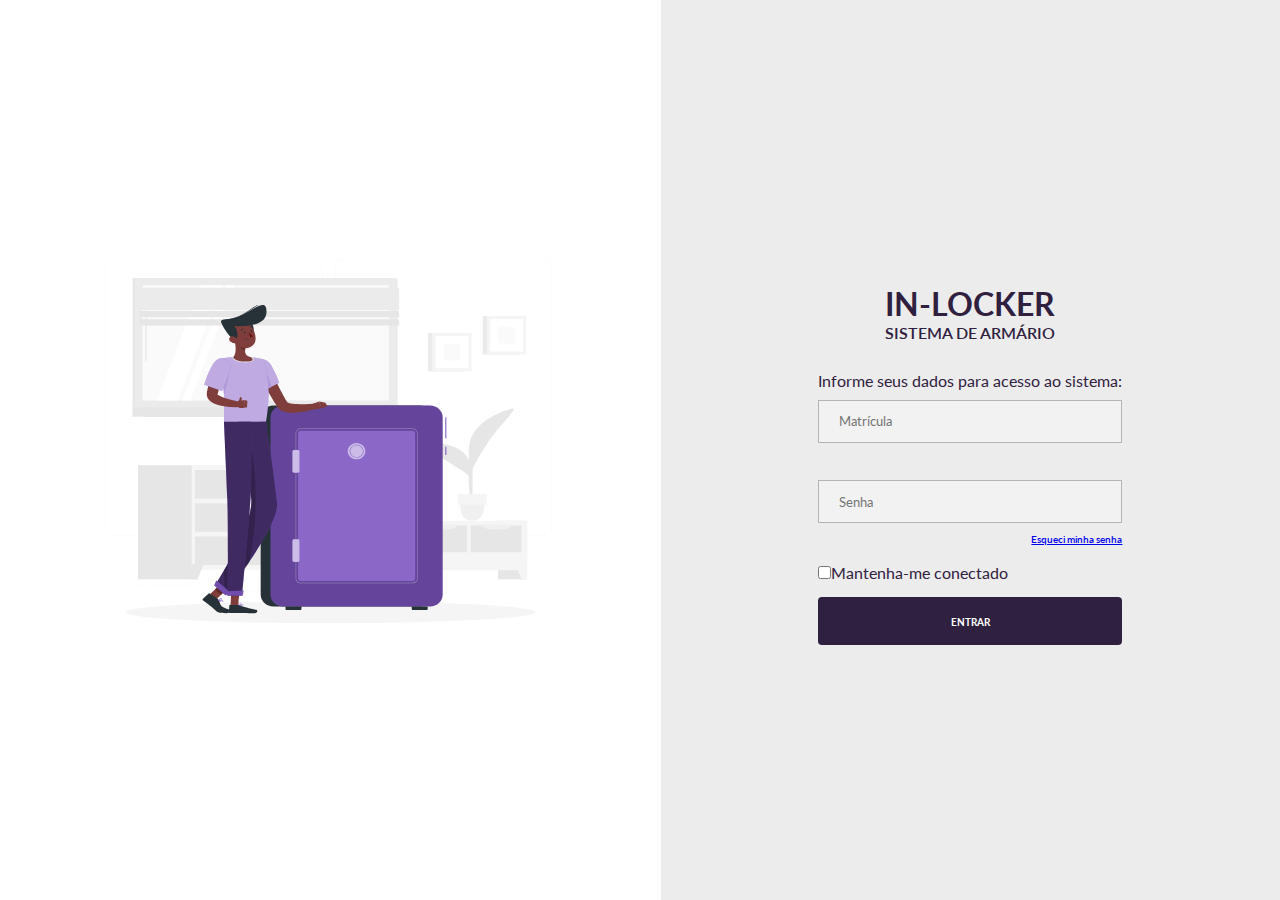
<file: index.html>
<!DOCTYPE html>
<html lang="pt-br">

<head>
    <meta charset="UTF-8">
    <meta name="viewport" content="width=device-width, initial-scale=1.0">
    <link rel="stylesheet" href="/css/style.css">
    <title>Login - In Locker</title>
</head>

<body>
    <div class="container">
        <div class="form-image">
            <img src="/image/Vault-rafiki (1) 1 (1).svg" alt="">
        </div>

        <div class="form">
            <div class="title">
                <h1> IN-LOCKER</h1>
                <SPan>SISTEMA DE ARMÁRIO</SPan>
            </div>
            <form action="#">
                <div class="form-header">
                    <span>
                        Informe seus dados para acesso ao sistema:
                    </span>

                    <div class="input-group">
                        <div class="input-box">
                            <label for="Matricula"></label>
                            <input type="text" name="Matricula" placeholder="Matrícula" required>
                        </div>
                        <div class="input-box">
                            <label for="Senha"></label>
                            <input type="password" name="Senha" placeholder="Senha" required>
                            <a href="reset-password.html"> Esqueci minha senha</a>
                        </div>
                        <div class="input-checkbox">
                            <input type="checkbox">
                            <label for="checkbox"> Mantenha-me conectado</label>
                        </div>

                    </div>
                    <DIV class="login-button">
                        <button><a href="#"> Entrar</a></button>
                    </DIV>
                </div>
            </form>
        </div>
    </div>


</body>
</file>
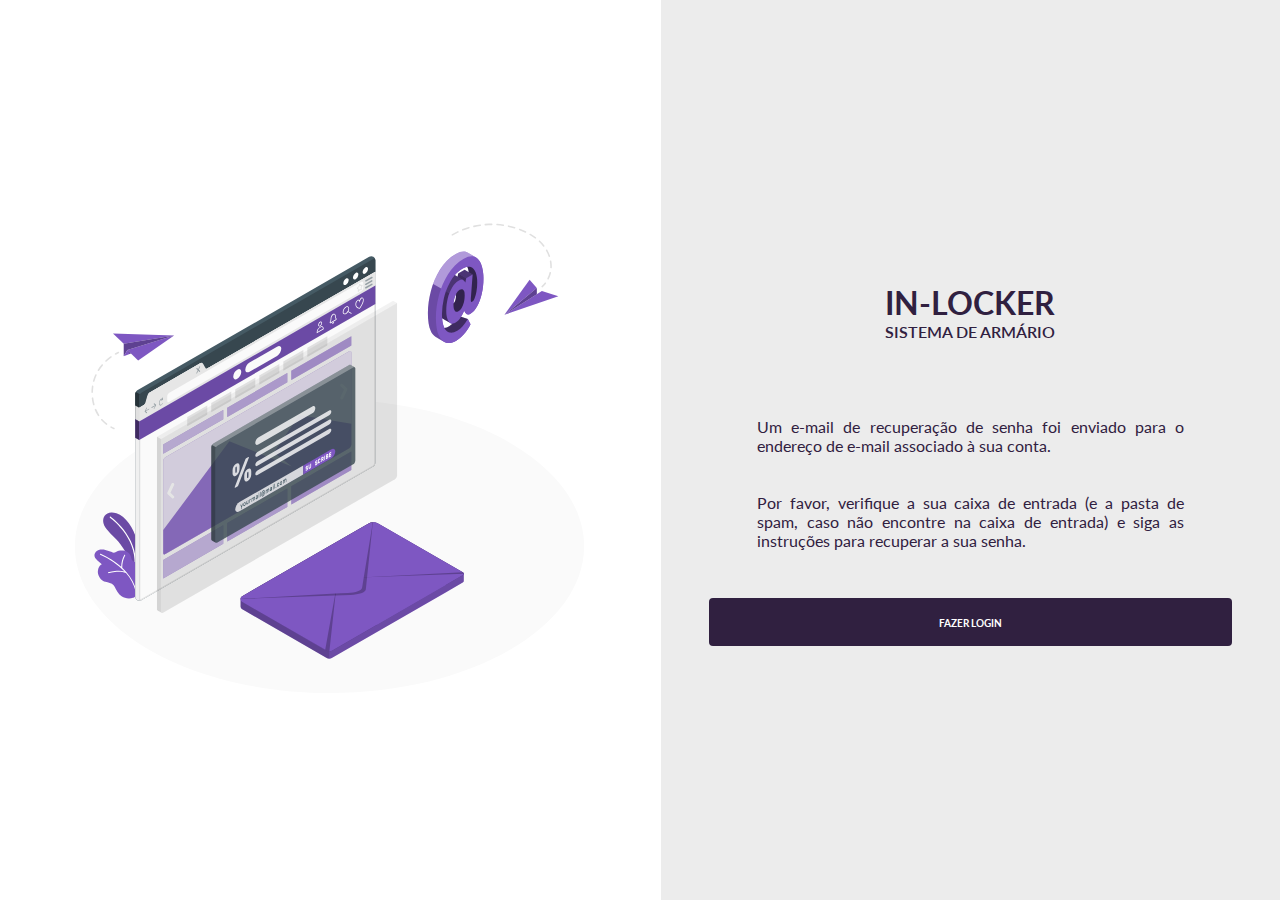
<file: email-success.html>
<!DOCTYPE html>
<html lang="pt-br">

<head>
    <meta charset="UTF-8">
    <meta name="viewport" content="width=device-width, initial-scale=1.0">
    <link rel="stylesheet" href="/css/style.css">
    <title>Recuperar senha</title>
</head>

<body>
    <div class="container">
        <div class="form-image">
            <img src="/image/email - img.svg" alt="">
        </div>

        <div class="form">
            <div class="title">
                <h1> IN-LOCKER</h1>
                <SPan>SISTEMA DE ARMÁRIO</SPan>
            </div>
            <form action="#">
                <div class="form-header">
                    <p>
                        Um e-mail de recuperação de senha foi enviado para o endereço de e-mail associado à sua
                        conta.<br><br><br>
                        Por favor, verifique a sua caixa de entrada (e a pasta de spam, caso não encontre na caixa de
                        entrada) e siga as instruções para recuperar a sua senha.
                    </p>

                    <DIV class="made-login-button">
                        <button><a href="index.html"> Fazer Login</a></button>
                    </DIV>

                </div>
            </form>
        </div>
    </div>


</body>
</file>
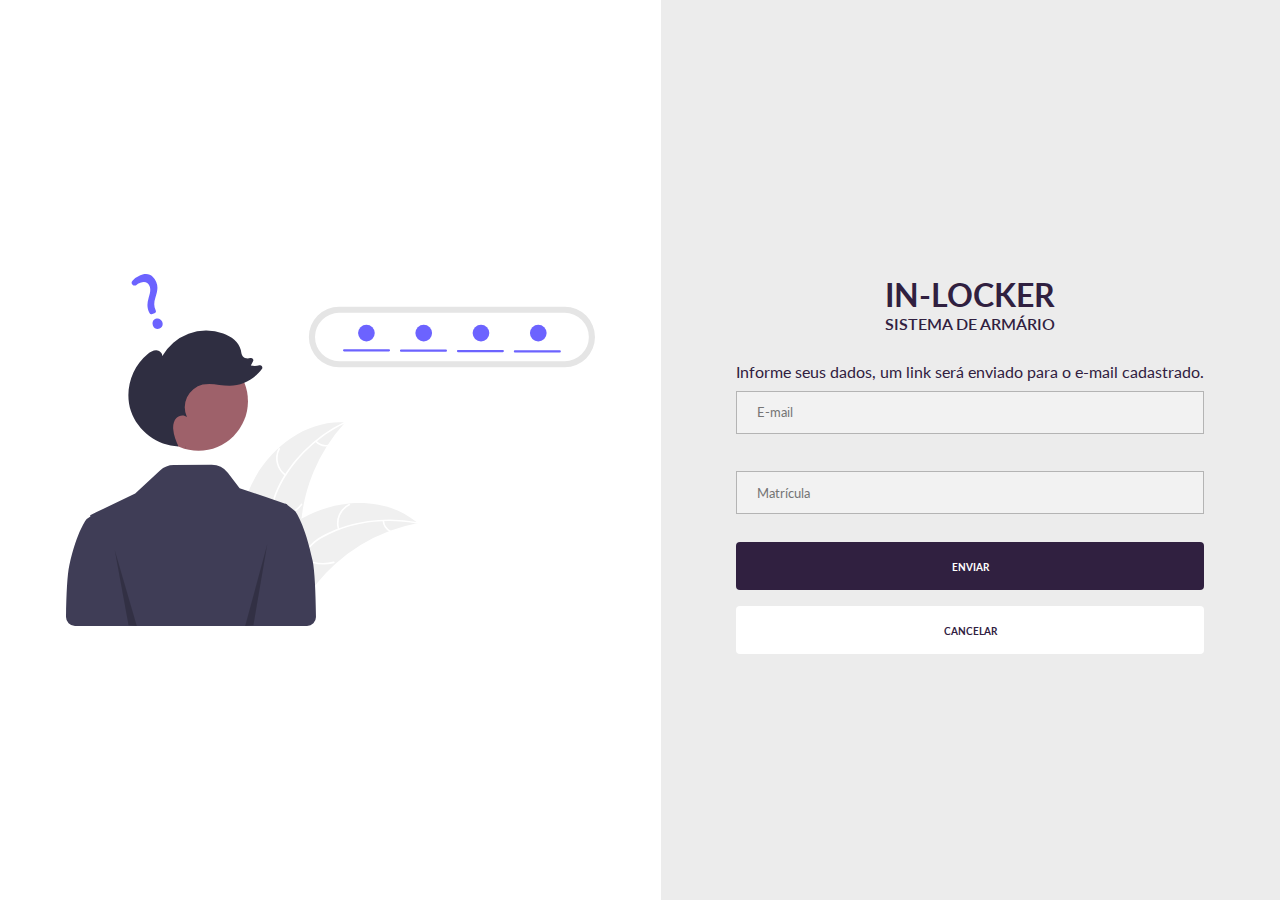
<file: reset-password.html>
<!DOCTYPE html>
<html lang="pt-br">

<head>
    <meta charset="UTF-8">
    <meta name="viewport" content="width=device-width, initial-scale=1.0">
    <link rel="stylesheet" href="/css/style.css">
    <title>Recuperar senha</title>
</head>

<body>
    <div class="container">
        <div class="form-image">
            <img src="/image/undraw_forgot_password_re_hxwm.svg" alt="">
        </div>
        
        <div class="form">
            <div class="title">
                <h1> IN-LOCKER</h1>
                <SPan>SISTEMA DE ARMÁRIO</SPan>
            </div>
            <form action="#">
                <div class="form-header">
                    <span>
                        Informe seus dados, um link será enviado para o e-mail cadastrado.
                    </span>

                    <div class="input-group">
                        <div class="input-box">
                            <label for="email"></label>
                            <input type="email" name="email" placeholder="E-mail" required>
                        </div>
                        <div class="input-box">
                            <label for="Matricula"></label>
                            <input type="text" name="Matricula" placeholder="Matrícula" required>
                        </div>
                       
                    </div>
                    <DIV class="login-button">
                        <button><a href="#"> Enviar</a></button>
                    </DIV>
                    <DIV class="cancel-button">
                        <button><a href="index.html"> Cancelar</a></button>
                    </DIV>
                </div>
            </form>
        </div>
    </div>


</body>
</file>
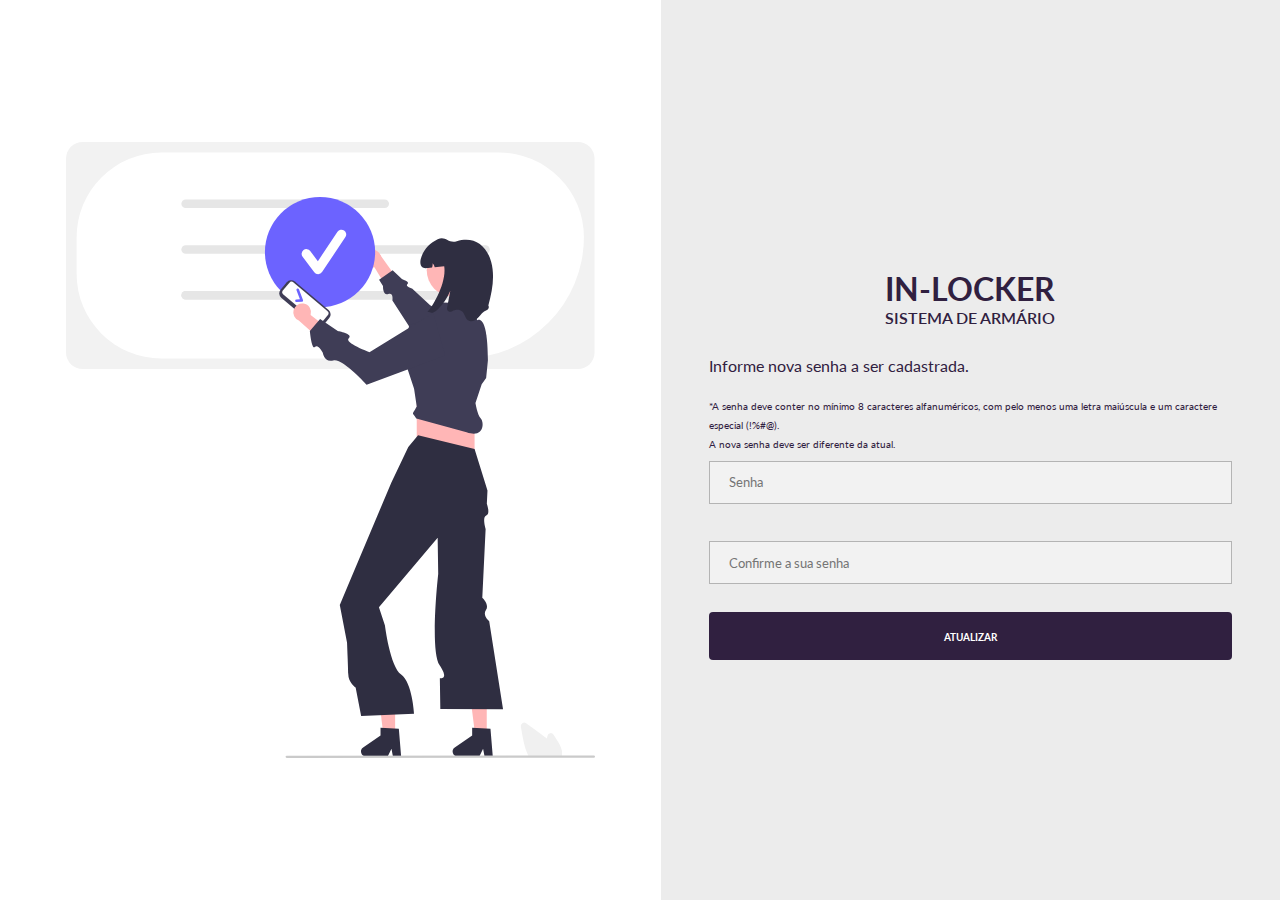
<file: update-password.html>
<!DOCTYPE html>
<html lang="pt-br">

<head>
    <meta charset="UTF-8">
    <meta name="viewport" content="width=device-width, initial-scale=1.0">
    <link rel="stylesheet" href="/css/style.css">
    <title>Recuperar senha</title>
</head>

<body>
    <div class="container">
        <div class="form-image">
            <img src="/image/undraw_authentication_re_svpt.svg" alt="">
        </div>
        
        <div class="form">
            <div class="title">
                <h1> IN-LOCKER</h1>
                <SPan>SISTEMA DE ARMÁRIO</SPan>
            </div>
            <form action="#">
                <div class="form-header">
                    <span>
                        Informe nova senha a ser cadastrada.
                    </span>
                    <span style="font-size: 10px;">
                        <br><br> *A senha deve conter no mínimo 8 caracteres alfanuméricos, 
                        com pelo menos uma letra maiúscula e um caractere especial (!%#@). <br>
                        A nova senha deve ser diferente da atual.
                    </span>

                    <div class="input-group">
                        <div class="input-box">
                            <label for="Senha"></label>
                            <input type="password" name="Senha" placeholder="Senha" required>
                        </div>
                        <div class="input-box">
                            <label for="Confirmar-senha"></label>
                            <input type="password" name="confirmar-senha" placeholder="Confirme a sua senha" required>
                        </div>
                       
                    </div>
                    <DIV class="login-button">
                        <button><a href="#"> Atualizar</a></button>
                    </DIV>

                </div>
            </form>
        </div>
    </div>


</body>
</file>
<file: css/style.css>
@import url('https://fonts.googleapis.com/css2?family=Lato:ital,wght@0,100;0,300;0,400;0,700;0,900;1,100;1,300;1,400;1,700;1,900&family=Open+Sans:ital@0;1&family=Oswald:wght@400;700&display=swap');

* {
    padding: 0;
    margin: 0;
    box-sizing: border-box;
    font-family: 'Lato', sans-serif;
}

.form-header {
    color: #302040;
    font-family: 'Lato';
}

.title {
    color: #302040;
    font-family: 'Lato';
    font-weight: 600;
    padding: 1.8rem;
}

a {
    font-size: 10px;
    text-align: right;
}

p {
    padding: 3rem;
    text-align: justify;

}

body {
    margin: 0;
    width: 100;
    height: 100vh;
    display: flex;
    justify-content: center;

}

.container {
    width: 100%;
    height: 100vh;
    display: flex;

}

.form-image {
    width: 60%;
    display: flex;
    justify-content: center;
    align-items: center;
    background-color: white;

}

.form-image img {
    width: 80%;
}

.form {
    width: 55%;
    display: flex;
    justify-content: center;
    align-items: center;
    flex-direction: column;
    background-color: #ececec;
    padding: 3rem;
}

.login-button {
    display: flex;
    align-items: center;
}

.login-button button {
    width: 100%;
    border: #000000;
    background-color: #302040;
    padding: 1rem 1rem;
    border-radius: 4px;
    cursor: pointer;

}

.login-button button:hover {
    background-color: #6c63ff;

}

.login-button button a {
    text-decoration: none;
    font-weight: bold;
    text-transform: uppercase;
    color: #ffffff;

}

.made-login-button {
    /* página de envio de e-mail*/
    display: flex;
    align-items: center;
}

.made-login-button button {
    /* página de envio de e-mail*/
    width: 100%;
    border: #000000;
    background-color: #302040;
    padding: 1rem 1rem;
    border-radius: 4px;
    cursor: pointer;

}

.made-login-button button:hover {
    /* página de envio de e-mail*/
    background-color: #6c63ff;

}

.made-login-button button a {
    /* página de envio de e-mail*/
    text-decoration: none;
    font-weight: bold;
    text-transform: uppercase;
    color: #ffffff;

}

.cancel-button {
    display: flex;
    align-items: center;
    padding-top: 1rem;
}

.cancel-button button {
    width: 100%;
    border: #000000;
    background-color: #fff;
    padding: 1rem 1rem;
    border-radius: 4px;
    cursor: pointer;

}

.cancel-button button:hover {
    background-color: #6c63ff;

}

.cancel-button button a {
    text-decoration: none;
    font-weight: bold;
    color: #302040;
    text-transform: uppercase;

}

.input-group {
    display: flex;
    flex-direction: column;

}

.input-box {
    display: flex;
    flex-direction: column;
    margin-bottom: 1.1rem;
}

.input-box input {
    margin: 0.6rem 0;
    padding: 0.8rem 1.2rem;
    border: 1px solid #b4b4b4;
    background-color: #f2f2f2;
}

.input-box input:hover {
    background-color: #eeeeee75;
}

.input-box input:focus-visible {
    outline: 2px solid #b4b4b4;
}

.input-box {
    font-size: 0.75rem;
    font-weight: 600;
}

.input-checkbox {
    display: flex;
    padding-bottom: 15px;
}

@media screen and (max-width: 720px) {
    .form-image {
        display: none;
    }

    .container {
        width: 100%;
    }

    .form {
        width: 100%;
    }

}

@media screen and (max-width: 640px) {
    .container {
        width: 100%;
        height: auto;
        align-items: center;
        background-color: #ececec;
    }

    .form {
        width: 100%;
    }

}
</file>
